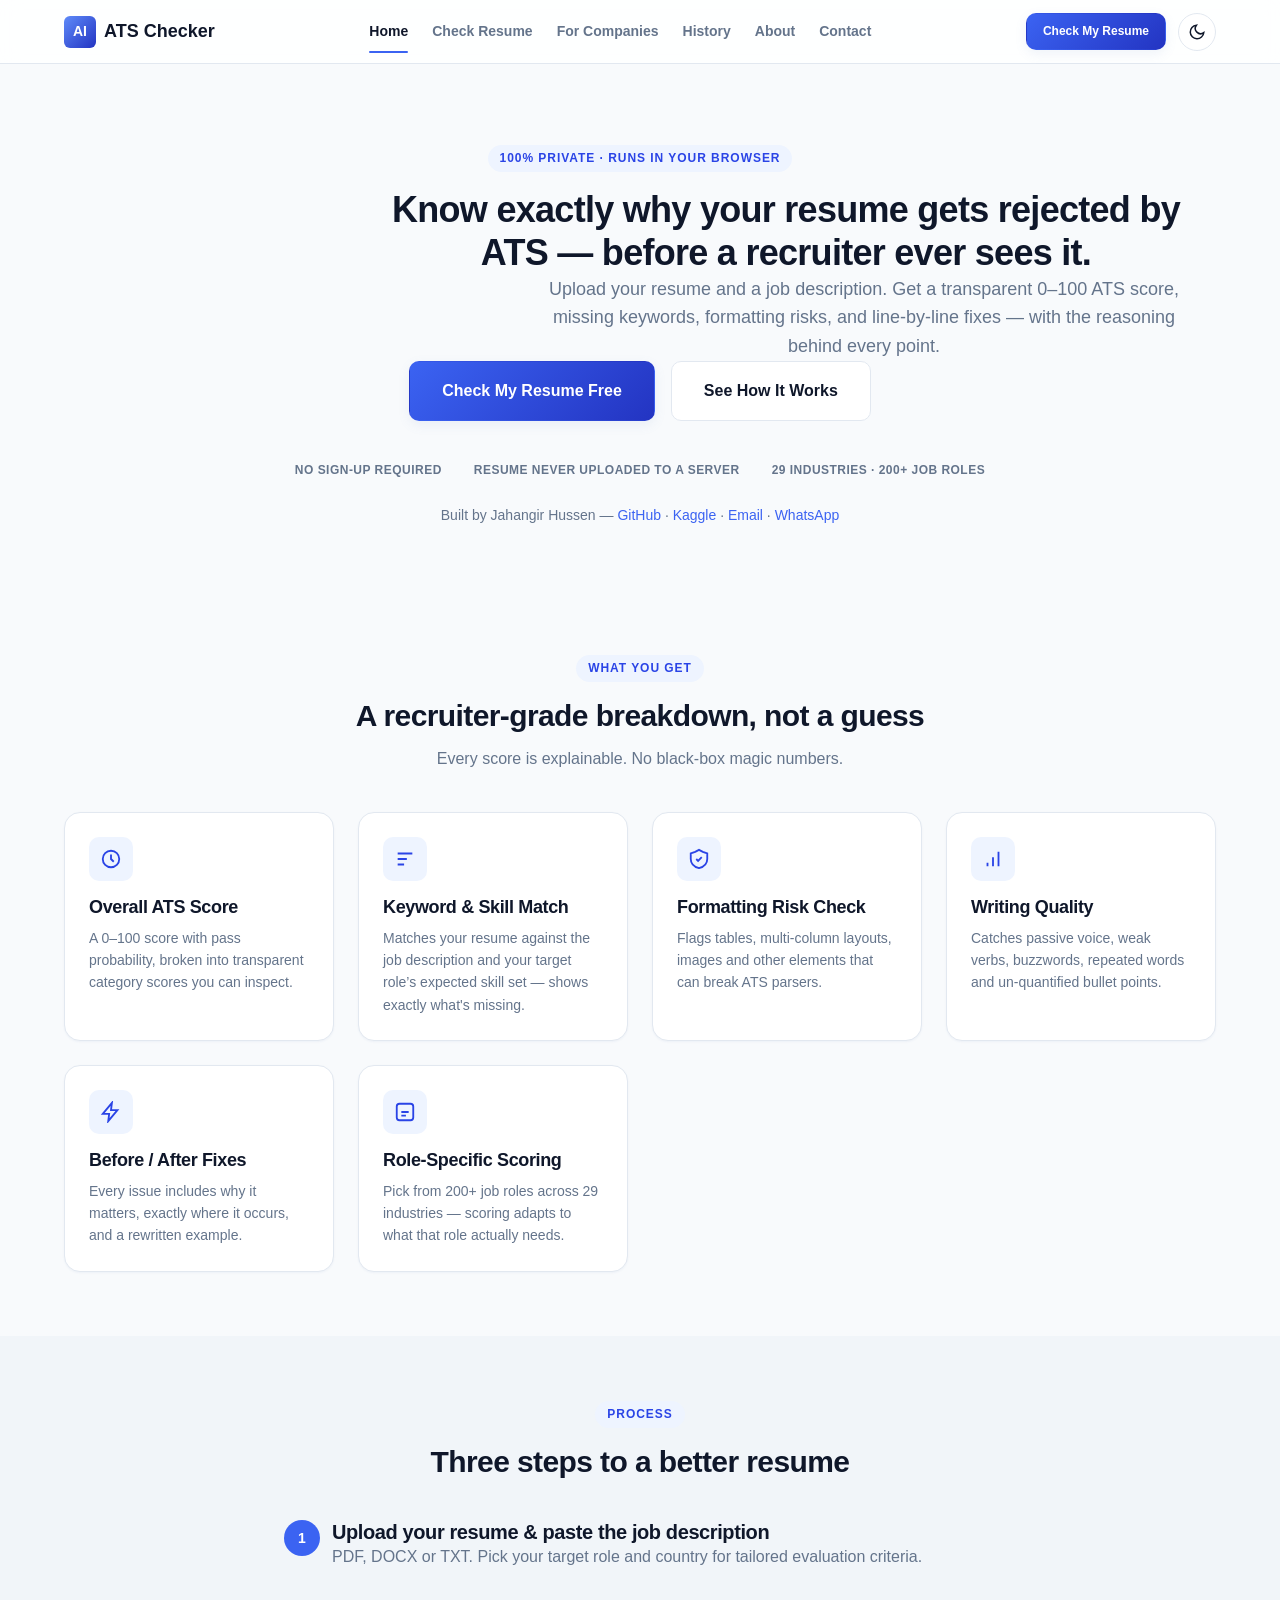
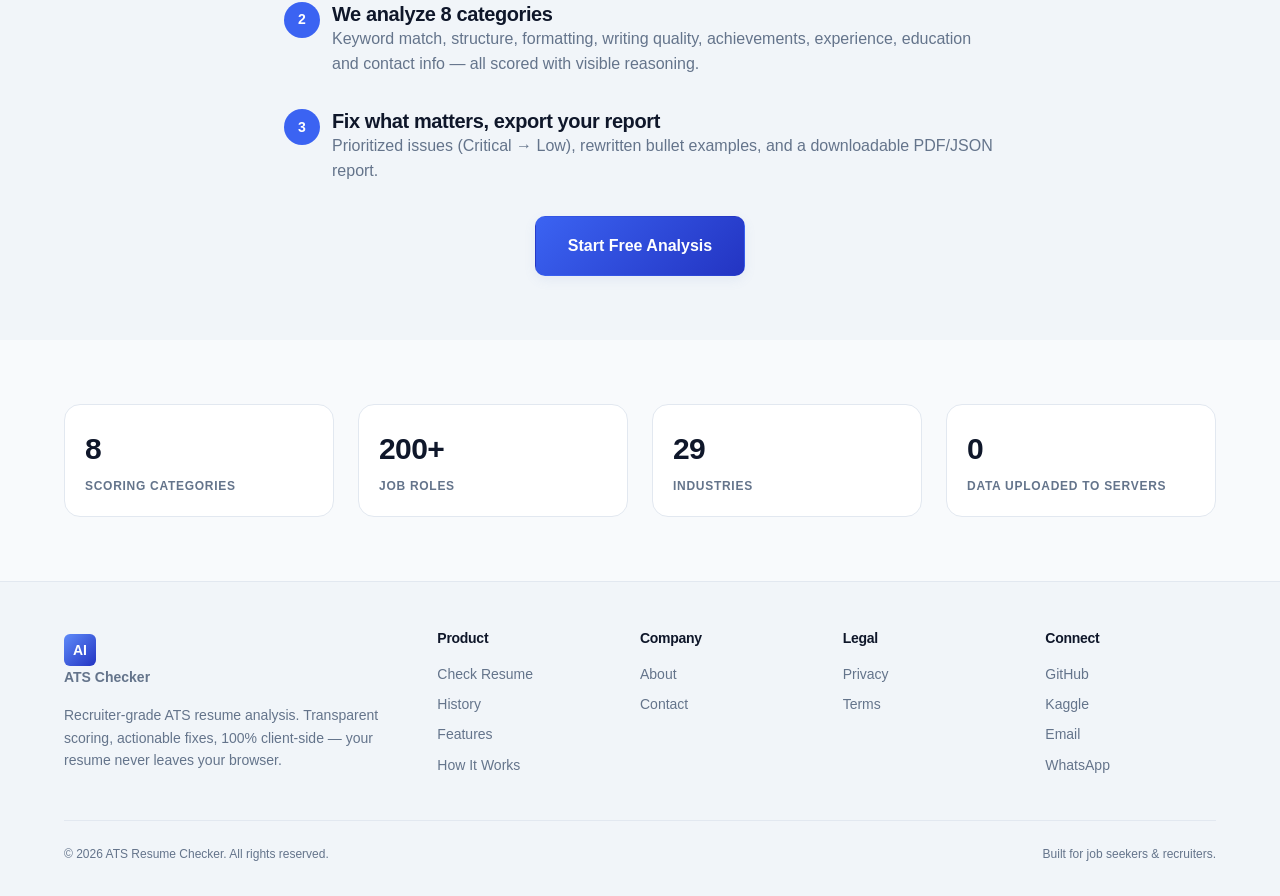
<file: index.html>
<!doctype html>
<html lang="en">
<head>
<meta charset="UTF-8">
<meta name="viewport" content="width=device-width, initial-scale=1.0">
<title>ATS Resume Checker &mdash; Recruiter-Grade Resume Analysis</title>
<meta name="description" content="Upload your resume, paste a job description, and get a transparent, explainable ATS score with actionable fixes. 100% client-side &mdash; your data never leaves your browser.">
<link rel="icon" href="data:image/svg+xml,<svg xmlns=%22http://www.w3.org/2000/svg%22 viewBox=%220 0 100 100%22><text y=%22.9em%22 font-size=%2290%22>%F0%9F%93%84</text></svg>">
<link rel="stylesheet" href="assets/css/variables.css">
<link rel="stylesheet" href="assets/css/style.css">
<link rel="stylesheet" href="assets/css/components.css">
<link rel="stylesheet" href="assets/css/animations.css">
<link rel="stylesheet" href="assets/css/responsive.css">
<link rel="stylesheet" href="assets/css/print.css">
</head>
<body data-page="home">
<a href="#main" class="skip-link">Skip to content</a>
<div id="navbar-root"></div>

<main id="main">

  <section class="hero container">
    <div class="eyebrow animate-fade-up">100% Private &middot; Runs In Your Browser</div>
    <h1 class="animate-fade-up stagger-1">Know exactly why your resume gets rejected by ATS &mdash; before a recruiter ever sees it.</h1>
    <p class="lead animate-fade-up stagger-2">Upload your resume and a job description. Get a transparent 0&ndash;100 ATS score, missing keywords, formatting risks, and line-by-line fixes &mdash; with the reasoning behind every point.</p>
    <div class="hero-cta animate-fade-up stagger-3">
      <a href="pages/upload.html" class="btn btn-primary btn-lg">Check My Resume Free</a>
      <a href="#how-it-works" class="btn btn-secondary btn-lg">See How It Works</a>
    </div>
    <div class="trust-row animate-fade-up stagger-4">
      <span>No sign-up required</span>
      <span>Resume never uploaded to a server</span>
      <span>29 industries &middot; 200+ job roles</span>
    </div>
    <p class="animate-fade-up stagger-4" style="margin-top:var(--space-6);font-size:var(--fs-sm)">
      Built by Jahangir Hussen &mdash;
      <a href="https://github.com/Jahangirhussen/" target="_blank" rel="noopener" style="color:var(--brand-500)">GitHub</a> &middot;
      <a href="https://www.kaggle.com/Jahangirhussen" target="_blank" rel="noopener" style="color:var(--brand-500)">Kaggle</a> &middot;
      <a href="mailto:jahangirhussen.programmer@gmail.com" style="color:var(--brand-500)">Email</a> &middot;
      <a href="https://wa.me/8801849620018" target="_blank" rel="noopener" style="color:var(--brand-500)">WhatsApp</a>
    </p>
  </section>

  <section class="section" id="features">
    <div class="container">
      <div class="section-head">
        <div class="eyebrow">What You Get</div>
        <h2>A recruiter-grade breakdown, not a guess</h2>
        <p>Every score is explainable. No black-box magic numbers.</p>
      </div>
      <div class="grid" style="grid-template-columns:repeat(auto-fit,minmax(260px,1fr))">
        <div class="card card-hover feature-card">
          <div class="icon-badge">
            <svg width="22" height="22" viewBox="0 0 24 24" fill="none" stroke="currentColor" stroke-width="2"><circle cx="12" cy="12" r="9"/><path d="M12 7v5l3 3"/></svg>
          </div>
          <h3>Overall ATS Score</h3>
          <p>A 0&ndash;100 score with pass probability, broken into transparent category scores you can inspect.</p>
        </div>
        <div class="card card-hover feature-card">
          <div class="icon-badge">
            <svg width="22" height="22" viewBox="0 0 24 24" fill="none" stroke="currentColor" stroke-width="2"><path d="M4 6h16M4 12h10M4 18h7"/></svg>
          </div>
          <h3>Keyword &amp; Skill Match</h3>
          <p>Matches your resume against the job description and your target role&rsquo;s expected skill set &mdash; shows exactly what's missing.</p>
        </div>
        <div class="card card-hover feature-card">
          <div class="icon-badge">
            <svg width="22" height="22" viewBox="0 0 24 24" fill="none" stroke="currentColor" stroke-width="2"><path d="M9 12l2 2 4-4M7.8 4.2 12 2l4.2 2.2L21 6v6c0 5-3.5 8.5-9 10-5.5-1.5-9-5-9-10V6z"/></svg>
          </div>
          <h3>Formatting Risk Check</h3>
          <p>Flags tables, multi-column layouts, images and other elements that can break ATS parsers.</p>
        </div>
        <div class="card card-hover feature-card">
          <div class="icon-badge">
            <svg width="22" height="22" viewBox="0 0 24 24" fill="none" stroke="currentColor" stroke-width="2"><path d="M12 20V10M18 20V4M6 20v-4"/></svg>
          </div>
          <h3>Writing Quality</h3>
          <p>Catches passive voice, weak verbs, buzzwords, repeated words and un-quantified bullet points.</p>
        </div>
        <div class="card card-hover feature-card">
          <div class="icon-badge">
            <svg width="22" height="22" viewBox="0 0 24 24" fill="none" stroke="currentColor" stroke-width="2"><path d="M13 2 3 14h7l-1 8 10-12h-7z"/></svg>
          </div>
          <h3>Before / After Fixes</h3>
          <p>Every issue includes why it matters, exactly where it occurs, and a rewritten example.</p>
        </div>
        <div class="card card-hover feature-card">
          <div class="icon-badge">
            <svg width="22" height="22" viewBox="0 0 24 24" fill="none" stroke="currentColor" stroke-width="2"><rect x="3" y="3" width="18" height="18" rx="3"/><path d="M8 12h8M8 16h5"/></svg>
          </div>
          <h3>Role-Specific Scoring</h3>
          <p>Pick from 200+ job roles across 29 industries &mdash; scoring adapts to what that role actually needs.</p>
        </div>
      </div>
    </div>
  </section>

  <section class="section" id="how-it-works" style="background:var(--surface-alt)">
    <div class="container" style="max-width:760px">
      <div class="section-head">
        <div class="eyebrow">Process</div>
        <h2>Three steps to a better resume</h2>
      </div>
      <div class="steps">
        <div class="step">
          <h3>Upload your resume &amp; paste the job description</h3>
          <p>PDF, DOCX or TXT. Pick your target role and country for tailored evaluation criteria.</p>
        </div>
        <div class="step">
          <h3>We analyze 8 categories</h3>
          <p>Keyword match, structure, formatting, writing quality, achievements, experience, education and contact info &mdash; all scored with visible reasoning.</p>
        </div>
        <div class="step">
          <h3>Fix what matters, export your report</h3>
          <p>Prioritized issues (Critical &rarr; Low), rewritten bullet examples, and a downloadable PDF/JSON report.</p>
        </div>
      </div>
      <div style="text-align:center;margin-top:var(--space-8)">
        <a href="pages/upload.html" class="btn btn-primary btn-lg">Start Free Analysis</a>
      </div>
    </div>
  </section>

  <section class="section">
    <div class="container">
      <div class="grid" style="grid-template-columns:repeat(auto-fit,minmax(180px,1fr))">
        <div class="stat-tile"><div class="stat-value">8</div><div class="stat-label">Scoring Categories</div></div>
        <div class="stat-tile"><div class="stat-value">200+</div><div class="stat-label">Job Roles</div></div>
        <div class="stat-tile"><div class="stat-value">29</div><div class="stat-label">Industries</div></div>
        <div class="stat-tile"><div class="stat-value">0</div><div class="stat-label">Data Uploaded To Servers</div></div>
      </div>
    </div>
  </section>

</main>

<div id="footer-root"></div>

<script src="assets/js/utils.js"></script>
<script src="assets/js/app.js"></script>
</body>
</html>
</file>
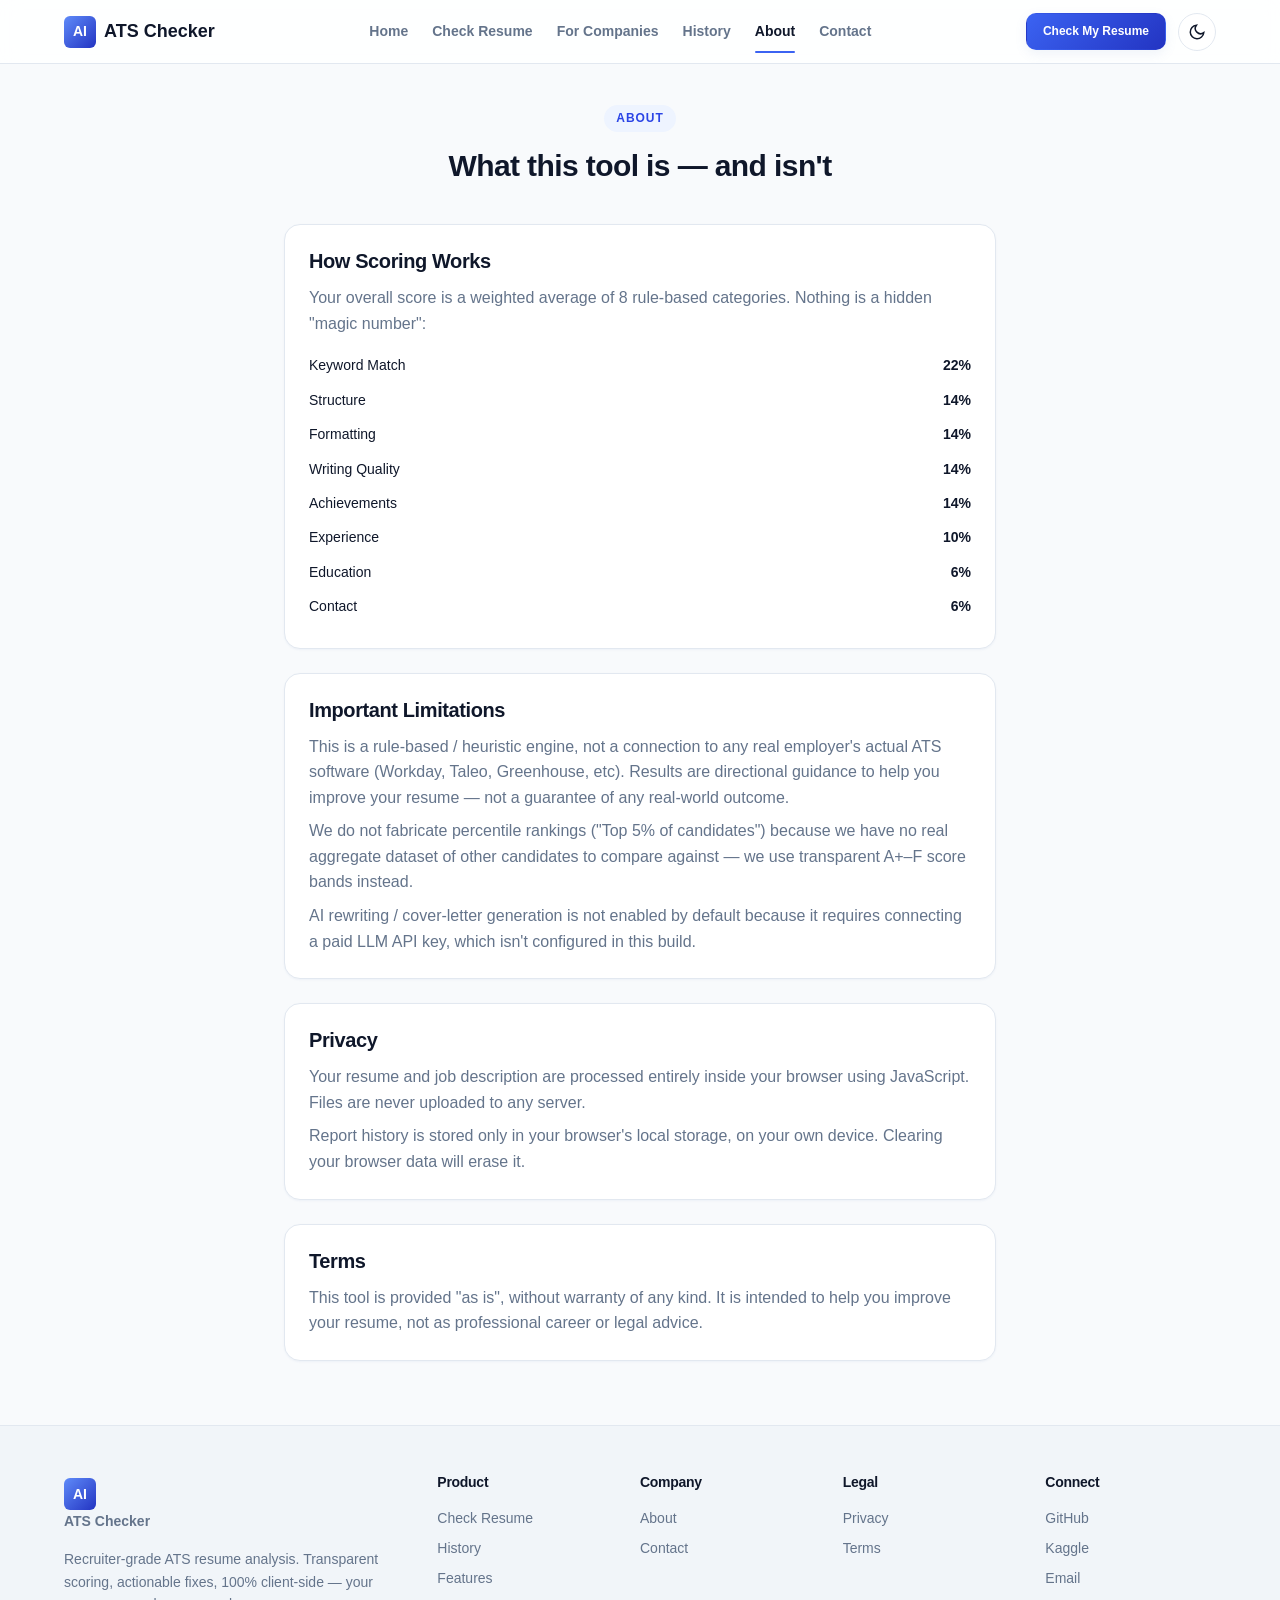
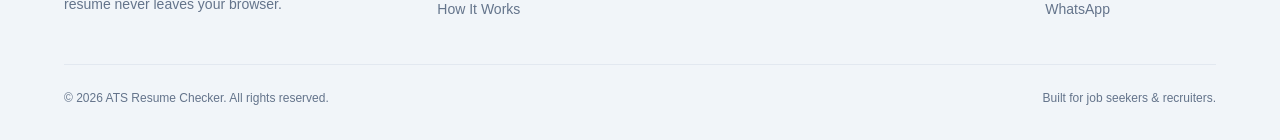
<file: pages/about.html>
<!doctype html>
<html lang="en">
<head>
<meta charset="UTF-8">
<meta name="viewport" content="width=device-width, initial-scale=1.0">
<title>About &amp; Privacy &mdash; ATS Resume Checker</title>
<link rel="icon" href="data:image/svg+xml,<svg xmlns=%22http://www.w3.org/2000/svg%22 viewBox=%220 0 100 100%22><text y=%22.9em%22 font-size=%2290%22>%F0%9F%93%84</text></svg>">
<link rel="stylesheet" href="../assets/css/variables.css">
<link rel="stylesheet" href="../assets/css/style.css">
<link rel="stylesheet" href="../assets/css/components.css">
<link rel="stylesheet" href="../assets/css/animations.css">
<link rel="stylesheet" href="../assets/css/responsive.css">
<link rel="stylesheet" href="../assets/css/print.css">
</head>
<body data-page="about">
<div id="navbar-root"></div>
<main class="container" style="padding-block:var(--space-10) var(--space-16);max-width:760px">
  <div class="section-head" style="margin-bottom:var(--space-10)">
    <div class="eyebrow">About</div>
    <h2>What this tool is &mdash; and isn't</h2>
  </div>

  <div class="card" style="margin-bottom:var(--space-6)">
    <h3 style="margin-bottom:var(--space-3)">How Scoring Works</h3>
    <p style="margin-bottom:var(--space-3)">Your overall score is a weighted average of 8 rule-based categories. Nothing is a hidden "magic number":</p>
    <div id="weights"></div>
  </div>

  <div class="card" style="margin-bottom:var(--space-6)">
    <h3 style="margin-bottom:var(--space-3)">Important Limitations</h3>
    <p style="margin-bottom:var(--space-2)">This is a rule-based / heuristic engine, not a connection to any real employer's actual ATS software (Workday, Taleo, Greenhouse, etc). Results are directional guidance to help you improve your resume &mdash; not a guarantee of any real-world outcome.</p>
    <p style="margin-bottom:var(--space-2)">We do not fabricate percentile rankings ("Top 5% of candidates") because we have no real aggregate dataset of other candidates to compare against &mdash; we use transparent A+&ndash;F score bands instead.</p>
    <p>AI rewriting / cover-letter generation is not enabled by default because it requires connecting a paid LLM API key, which isn't configured in this build.</p>
  </div>

  <div class="card" id="privacy" style="margin-bottom:var(--space-6)">
    <h3 style="margin-bottom:var(--space-3)">Privacy</h3>
    <p style="margin-bottom:var(--space-2)">Your resume and job description are processed entirely inside your browser using JavaScript. Files are never uploaded to any server.</p>
    <p>Report history is stored only in your browser's local storage, on your own device. Clearing your browser data will erase it.</p>
  </div>

  <div class="card" id="terms">
    <h3 style="margin-bottom:var(--space-3)">Terms</h3>
    <p>This tool is provided "as is", without warranty of any kind. It is intended to help you improve your resume, not as professional career or legal advice.</p>
  </div>
</main>
<div id="footer-root"></div>

<script src="../assets/js/data.js"></script>
<script src="../assets/js/utils.js"></script>
<script src="../assets/js/app.js"></script>
<script>
document.getElementById("weights").innerHTML = Object.entries(ATSData.atsRules.categoryWeights).map(([k, v]) =>
  `<div class="flex justify-between" style="padding-block:6px;font-size:var(--fs-sm)"><span>${k.replace(/([A-Z])/g, " $1").replace(/^./, c => c.toUpperCase())}</span><strong>${Math.round(v * 100)}%</strong></div>`
).join("");
</script>
</body>
</html>
</file>
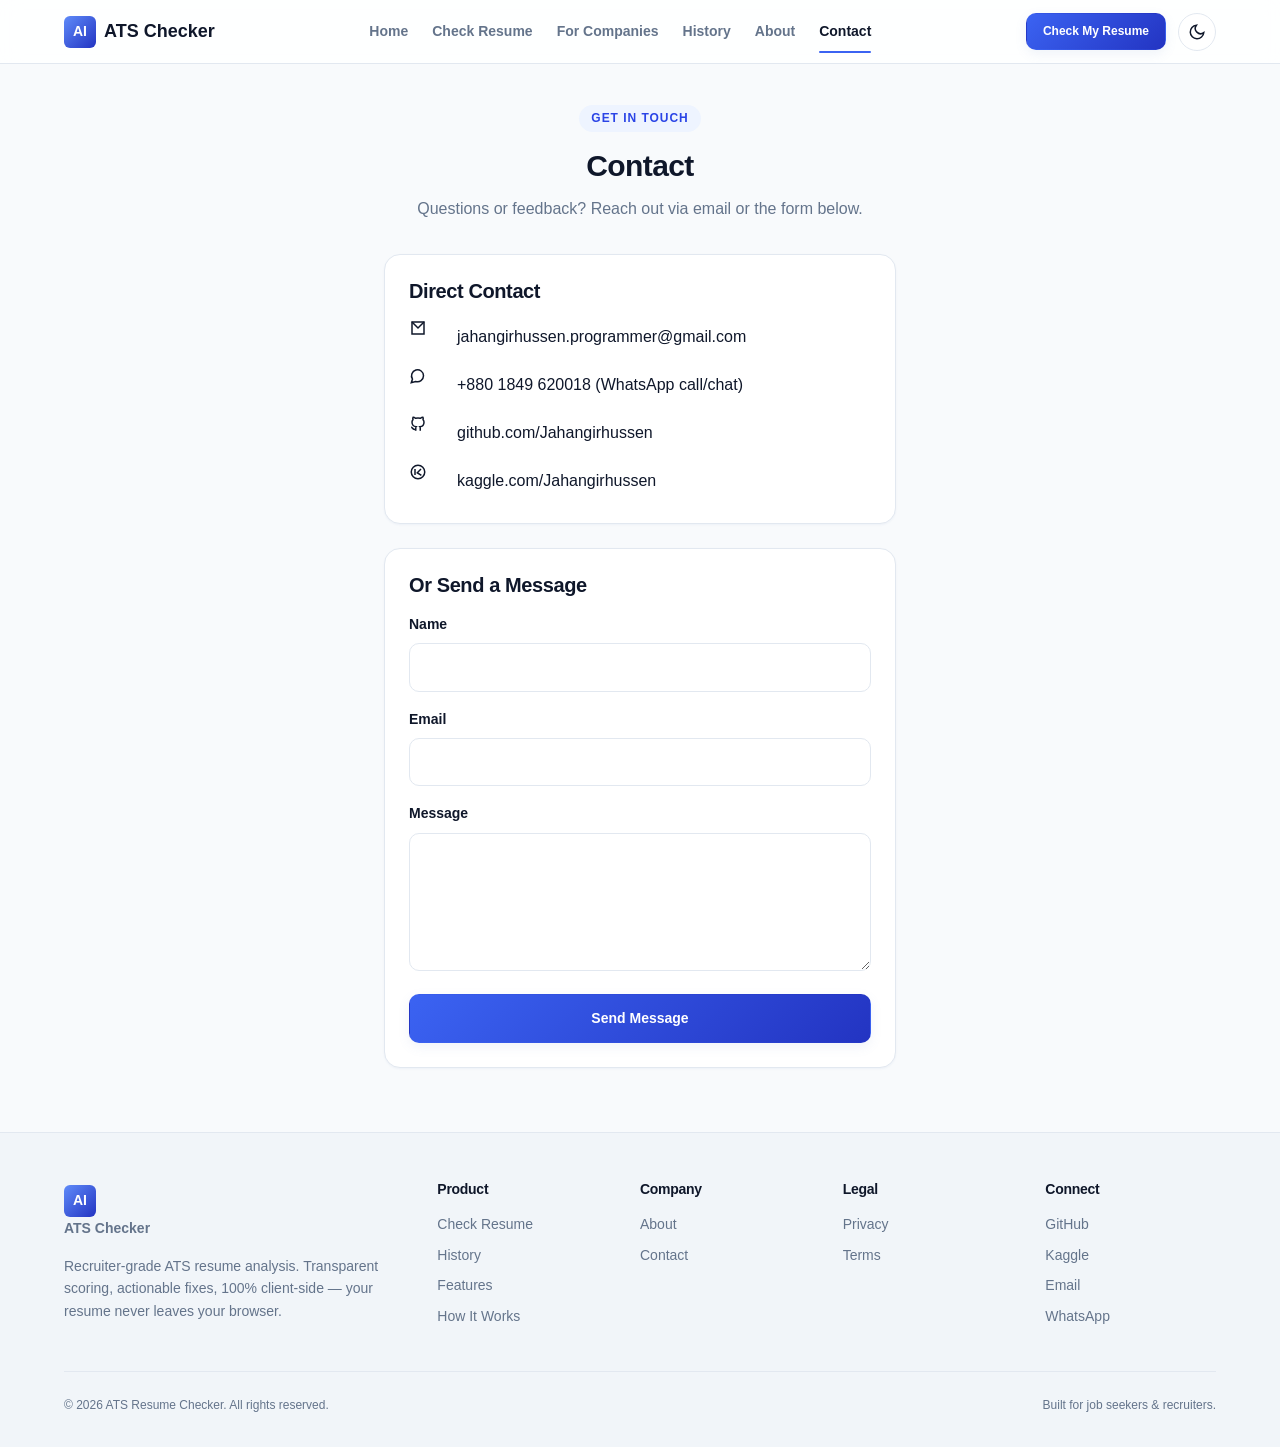
<file: pages/contact.html>
<!doctype html>
<html lang="en">
<head>
<meta charset="UTF-8">
<meta name="viewport" content="width=device-width, initial-scale=1.0">
<title>Contact &mdash; ATS Resume Checker</title>
<link rel="icon" href="data:image/svg+xml,<svg xmlns=%22http://www.w3.org/2000/svg%22 viewBox=%220 0 100 100%22><text y=%22.9em%22 font-size=%2290%22>%F0%9F%93%84</text></svg>">
<link rel="stylesheet" href="../assets/css/variables.css">
<link rel="stylesheet" href="../assets/css/style.css">
<link rel="stylesheet" href="../assets/css/components.css">
<link rel="stylesheet" href="../assets/css/animations.css">
<link rel="stylesheet" href="../assets/css/responsive.css">
<link rel="stylesheet" href="../assets/css/print.css">
</head>
<body data-page="contact">
<div id="navbar-root"></div>
<main class="container" style="padding-block:var(--space-10) var(--space-16);max-width:560px">
  <div class="section-head" style="margin-bottom:var(--space-8)">
    <div class="eyebrow">Get In Touch</div>
    <h2>Contact</h2>
    <p>Questions or feedback? Reach out via email or the form below.</p>
  </div>
  <div class="card" style="margin-bottom:var(--space-6)">
    <h3 style="margin-bottom:var(--space-4)">Direct Contact</h3>
    <div class="flex-col gap-3">
      <a href="mailto:jahangirhussen.programmer@gmail.com" class="flex items-center gap-3" style="color:var(--text)">
        <span class="icon-badge" style="width:36px;height:36px;flex-shrink:0">
          <svg width="18" height="18" viewBox="0 0 24 24" fill="none" stroke="currentColor" stroke-width="2"><path d="M4 4h16v16H4z"/><path d="m4 4 8 8 8-8"/></svg>
        </span>
        <span>jahangirhussen.programmer@gmail.com</span>
      </a>
      <a href="https://wa.me/8801849620018" target="_blank" rel="noopener" class="flex items-center gap-3" style="color:var(--text)">
        <span class="icon-badge" style="width:36px;height:36px;flex-shrink:0">
          <svg width="18" height="18" viewBox="0 0 24 24" fill="none" stroke="currentColor" stroke-width="2"><path d="M3 21l1.65-4.95A8 8 0 1 1 8.9 19.3z"/></svg>
        </span>
        <span>+880 1849 620018 (WhatsApp call/chat)</span>
      </a>
      <a href="https://github.com/Jahangirhussen/" target="_blank" rel="noopener" class="flex items-center gap-3" style="color:var(--text)">
        <span class="icon-badge" style="width:36px;height:36px;flex-shrink:0">
          <svg width="18" height="18" viewBox="0 0 24 24" fill="none" stroke="currentColor" stroke-width="2"><path d="M9 19c-4.3 1.4-4.3-2.5-6-3m12 5v-3.5c0-1 .1-1.4-.5-2 2.8-.3 5.5-1.4 5.5-6a4.6 4.6 0 0 0-1.3-3.2 4.2 4.2 0 0 0-.1-3.2s-1.1-.3-3.5 1.3a12.3 12.3 0 0 0-6.2 0C6.5 2.8 5.4 3.1 5.4 3.1a4.2 4.2 0 0 0-.1 3.2A4.6 4.6 0 0 0 4 9.5c0 4.6 2.7 5.7 5.5 6-.6.6-.6 1.2-.5 2V21"/></svg>
        </span>
        <span>github.com/Jahangirhussen</span>
      </a>
      <a href="https://www.kaggle.com/Jahangirhussen" target="_blank" rel="noopener" class="flex items-center gap-3" style="color:var(--text)">
        <span class="icon-badge" style="width:36px;height:36px;flex-shrink:0">
          <svg width="18" height="18" viewBox="0 0 24 24" fill="none" stroke="currentColor" stroke-width="2"><circle cx="12" cy="12" r="9"/><path d="M8 8v8m8-8-5 5 5.5 3.5M8 12h.01"/></svg>
        </span>
        <span>kaggle.com/Jahangirhussen</span>
      </a>
    </div>
  </div>

  <div class="card">
    <h3 style="margin-bottom:var(--space-4)">Or Send a Message</h3>
    <form id="contact-form" class="flex-col gap-4">
      <div class="field"><label for="c-name">Name</label><input type="text" id="c-name" required></div>
      <div class="field"><label for="c-email">Email</label><input type="email" id="c-email" required></div>
      <div class="field"><label for="c-msg">Message</label><textarea id="c-msg" rows="5" required></textarea></div>
      <button type="submit" class="btn btn-primary btn-block">Send Message</button>
    </form>
  </div>
</main>
<div id="footer-root"></div>

<script src="../assets/js/data.js"></script>
<script src="../assets/js/utils.js"></script>
<script src="../assets/js/app.js"></script>
<script>
document.getElementById("contact-form").addEventListener("submit", (e) => {
  e.preventDefault();
  const name = document.getElementById("c-name").value;
  const email = document.getElementById("c-email").value;
  const msg = document.getElementById("c-msg").value;
  const subject = encodeURIComponent(`ATS Resume Checker — message from ${name}`);
  const body = encodeURIComponent(`${msg}\n\nFrom: ${name} (${email})`);
  window.location.href = `mailto:jahangirhussen.programmer@gmail.com?subject=${subject}&body=${body}`;
  Utils.toast("Opening your email app to send this message...");
  e.target.reset();
});
</script>
</body>
</html>
</file>
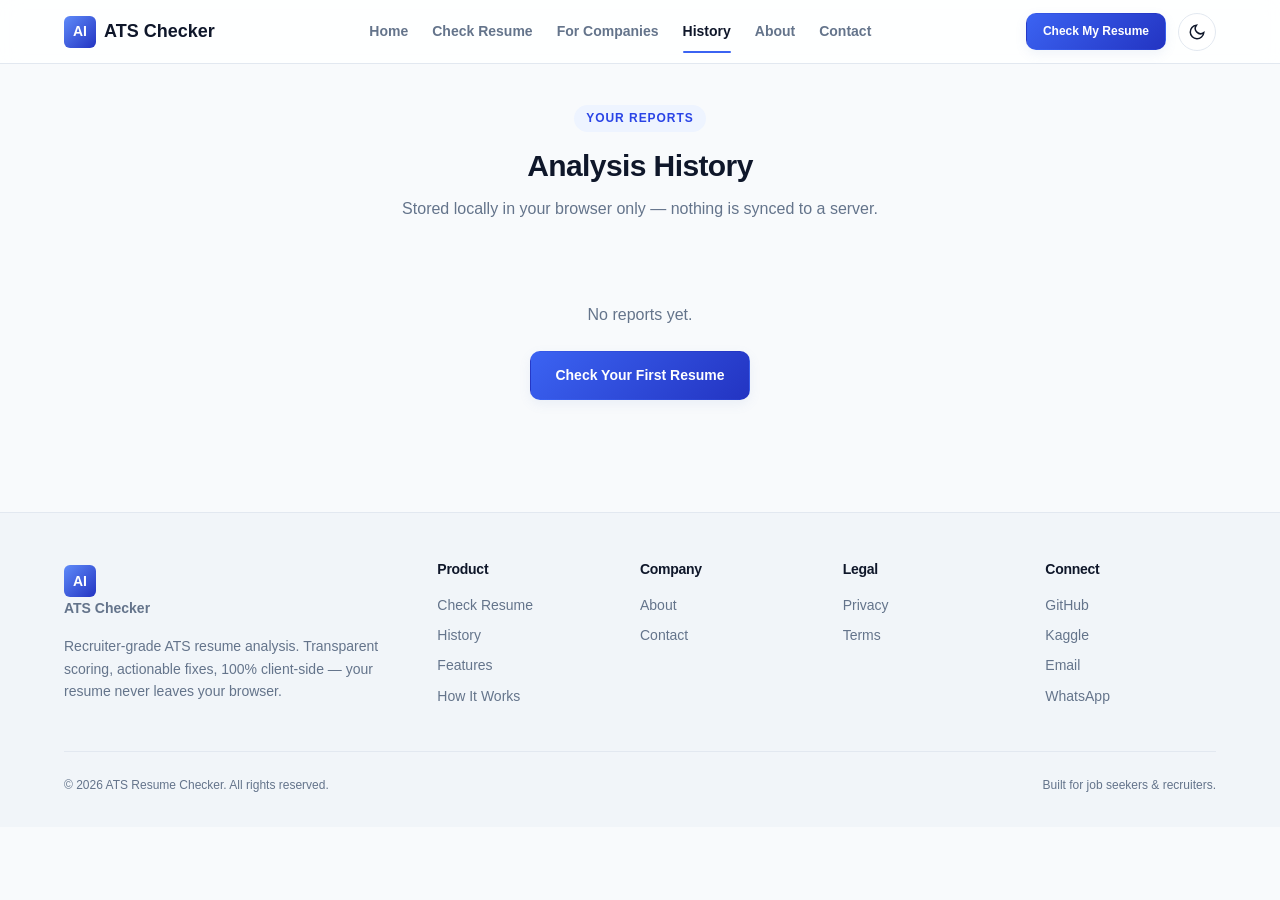
<file: pages/history.html>
<!doctype html>
<html lang="en">
<head>
<meta charset="UTF-8">
<meta name="viewport" content="width=device-width, initial-scale=1.0">
<title>History &mdash; ATS Resume Checker</title>
<link rel="icon" href="data:image/svg+xml,<svg xmlns=%22http://www.w3.org/2000/svg%22 viewBox=%220 0 100 100%22><text y=%22.9em%22 font-size=%2290%22>%F0%9F%93%84</text></svg>">
<link rel="stylesheet" href="../assets/css/variables.css">
<link rel="stylesheet" href="../assets/css/style.css">
<link rel="stylesheet" href="../assets/css/components.css">
<link rel="stylesheet" href="../assets/css/animations.css">
<link rel="stylesheet" href="../assets/css/responsive.css">
<link rel="stylesheet" href="../assets/css/print.css">
</head>
<body data-page="history">
<div id="navbar-root"></div>
<main class="container" style="padding-block:var(--space-10) var(--space-16);max-width:760px">
  <div class="section-head" style="margin-bottom:var(--space-8)">
    <div class="eyebrow">Your Reports</div>
    <h2>Analysis History</h2>
    <p>Stored locally in your browser only &mdash; nothing is synced to a server.</p>
  </div>
  <div id="list"></div>
  <div id="empty" style="display:none;text-align:center;padding-block:var(--space-12)">
    <p class="text-muted" style="margin-bottom:var(--space-6)">No reports yet.</p>
    <a href="upload.html" class="btn btn-primary">Check Your First Resume</a>
  </div>
</main>
<div id="footer-root"></div>

<script src="../assets/js/data.js"></script>
<script src="../assets/js/utils.js"></script>
<script src="../assets/js/storage.js"></script>
<script src="../assets/js/app.js"></script>
<script>
function renderHistory() {
  const list = Storage.getHistory();
  const root = document.getElementById("list");
  const empty = document.getElementById("empty");
  if (!list.length) { root.innerHTML = ""; empty.style.display = "block"; return; }
  empty.style.display = "none";
  root.innerHTML = list.map((r) => `
    <div class="history-item">
      <div class="history-score" style="background:${Utils.scoreColor(r.overallScore)}">${r.grade}</div>
      <div class="history-meta">
        <div class="h-title">${Utils.escapeHtml(r.fileName)} &mdash; ${r.overallScore}/100</div>
        <div class="h-sub">${Utils.escapeHtml(r.role)} &middot; ${Utils.formatDate(r.createdAt)}</div>
      </div>
      <div class="history-actions">
        <a href="report.html?id=${r.id}" class="btn btn-secondary btn-sm">View</a>
        <button class="btn btn-ghost btn-sm" data-del="${r.id}">Delete</button>
      </div>
    </div>`).join("");
  Utils.qsa("[data-del]").forEach((btn) => btn.addEventListener("click", () => {
    Storage.deleteFromHistory(btn.dataset.del);
    renderHistory();
  }));
}
document.addEventListener("DOMContentLoaded", renderHistory);
</script>
</body>
</html>
</file>
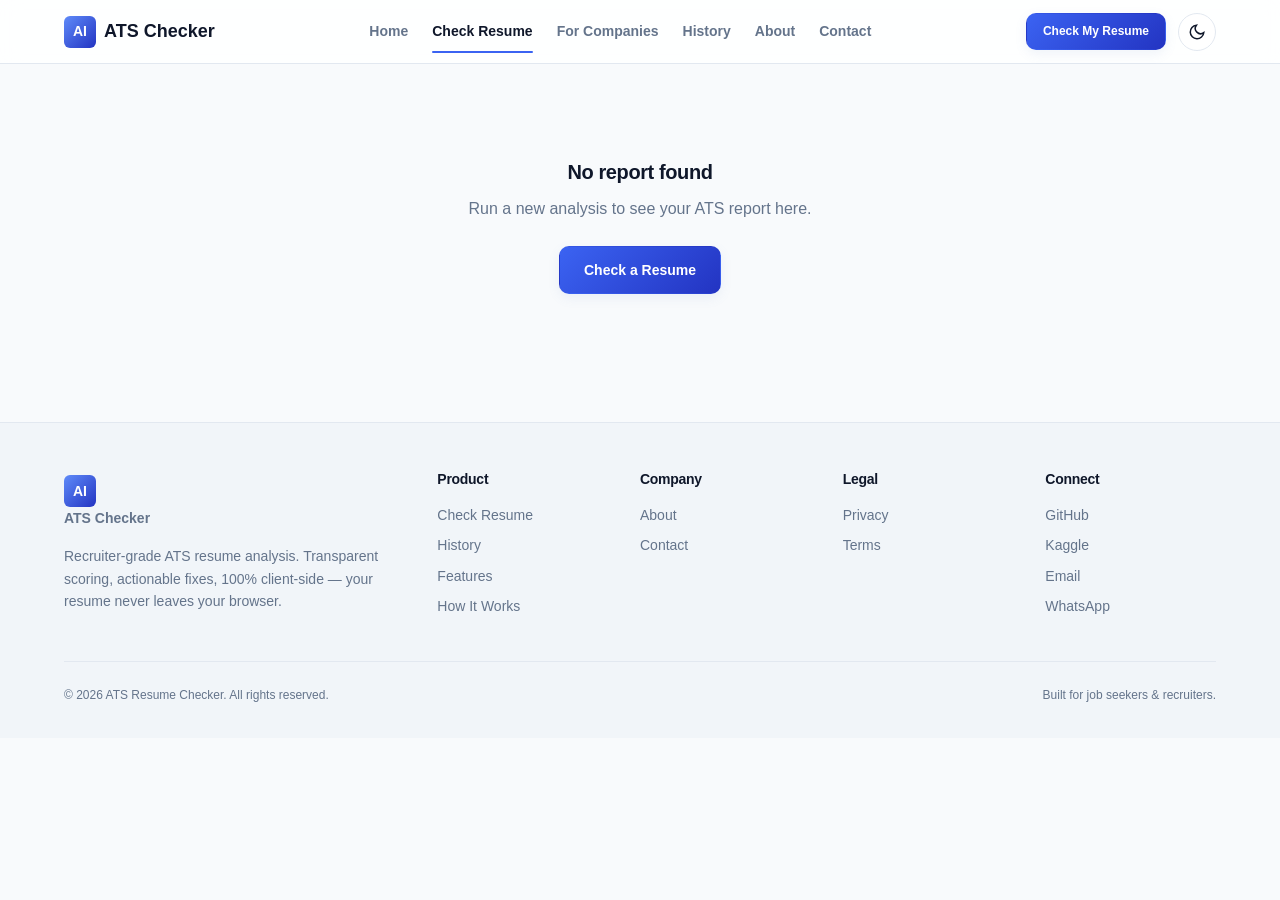
<file: pages/report.html>
<!doctype html>
<html lang="en">
<head>
<meta charset="UTF-8">
<meta name="viewport" content="width=device-width, initial-scale=1.0">
<title>ATS Report &mdash; ATS Resume Checker</title>
<link rel="icon" href="data:image/svg+xml,<svg xmlns=%22http://www.w3.org/2000/svg%22 viewBox=%220 0 100 100%22><text y=%22.9em%22 font-size=%2290%22>%F0%9F%93%84</text></svg>">
<link rel="stylesheet" href="../assets/css/variables.css">
<link rel="stylesheet" href="../assets/css/style.css">
<link rel="stylesheet" href="../assets/css/components.css">
<link rel="stylesheet" href="../assets/css/animations.css">
<link rel="stylesheet" href="../assets/css/responsive.css">
<link rel="stylesheet" href="../assets/css/print.css">
</head>
<body data-page="upload">
<div id="navbar-root" class="no-print"></div>

<main class="container" style="padding-block:var(--space-8) var(--space-16)">
  <div id="empty-state" style="display:none;text-align:center;padding-block:var(--space-16)">
    <h3>No report found</h3>
    <p class="text-muted" style="margin-block:var(--space-3) var(--space-6)">Run a new analysis to see your ATS report here.</p>
    <a href="upload.html" class="btn btn-primary">Check a Resume</a>
  </div>

  <div id="report-root" style="display:none">
    <div id="exec-header"></div>
    <div class="card animate-fade-up" style="margin-top:var(--space-8)">
      <h3 style="margin-bottom:var(--space-4)">Category Breakdown</h3>
      <div id="category-breakdown"></div>
    </div>
    <div class="card animate-fade-up" style="margin-top:var(--space-6)">
      <h3 style="margin-bottom:var(--space-2)">Section Weight Analysis</h3>
      <p class="text-muted" style="font-size:var(--fs-sm);margin-bottom:var(--space-4)">How each category is weighted into your overall score &mdash; no hidden math.</p>
      <div id="section-weights"></div>
    </div>
    <div class="card animate-fade-up" style="margin-top:var(--space-6)">
      <h3 style="margin-bottom:var(--space-4)">Strengths</h3>
      <div id="strengths"></div>
    </div>
    <div class="card animate-fade-up" style="margin-top:var(--space-6)">
      <h3 style="margin-bottom:var(--space-2)">Keyword Match</h3>
      <div id="keyword-match"></div>
    </div>
    <div style="margin-top:var(--space-8)">
      <h3 style="margin-bottom:var(--space-4)">Priority Fixes</h3>
      <div class="tabs no-print" id="issue-tabs">
        <div class="tab active" data-filter="all">All</div>
        <div class="tab" data-filter="critical">Critical</div>
        <div class="tab" data-filter="high">High</div>
        <div class="tab" data-filter="medium">Medium</div>
        <div class="tab" data-filter="low">Low</div>
      </div>
      <div id="issues"></div>
    </div>
    <div class="card animate-fade-up" style="margin-top:var(--space-6)">
      <h3 style="margin-bottom:var(--space-4)">Improvement Roadmap</h3>
      <div id="roadmap"></div>
    </div>
  </div>
</main>

<div id="footer-root" class="no-print"></div>

<script src="../assets/js/data.js"></script>
<script src="../assets/js/utils.js"></script>
<script src="../assets/js/validator.js"></script>
<script src="../assets/js/storage.js"></script>
<script src="../assets/js/ats-checker.js"></script>
<script src="../assets/js/charts.js"></script>
<script src="../assets/js/export.js"></script>
<script src="../assets/js/app.js"></script>

<script>
const CAT_LABELS = { keywordMatch: "Keyword Match", structure: "Section Structure", formatting: "Formatting", writingQuality: "Writing Quality", achievements: "Achievements", experience: "Experience", education: "Education", contact: "Contact Info" };
const HEALTH_BADGE = { Green: "badge-good", Yellow: "badge-medium", Red: "badge-critical" };

let currentReport = null;

function renderExecHeader(r) {
  document.getElementById("exec-header").innerHTML = `
    <div class="card animate-fade-up">
      <div class="flex justify-between items-center" style="flex-wrap:wrap;gap:var(--space-4);margin-bottom:var(--space-6)">
        <div>
          <div class="eyebrow">ATS Report</div>
          <h2 style="margin-bottom:4px">${Utils.escapeHtml(r.fileName)}</h2>
          <p class="text-muted" style="font-size:var(--fs-sm)">Target role: <strong>${Utils.escapeHtml(r.role)}</strong>${r.seniority ? " &middot; " + r.seniority : ""}${r.country ? " &middot; " + r.country : ""}</p>
        </div>
        <div class="flex-col gap-2 no-print" style="align-items:flex-end">
          <div class="flex gap-2">
            <input type="text" id="brand-name" placeholder="Prepared by (optional)" style="border:1px solid var(--border);border-radius:var(--radius-md);padding:6px 10px;font-size:var(--fs-xs);background:var(--surface);color:var(--text);width:180px">
            <button class="btn btn-primary btn-sm" id="btn-pdf-premium">Download Premium PDF Report</button>
          </div>
          <div class="flex gap-2">
            <button class="btn btn-secondary btn-sm" id="btn-pdf">Quick Print</button>
            <button class="btn btn-secondary btn-sm" id="btn-json">Download JSON</button>
            <button class="btn btn-secondary btn-sm" id="btn-copy">Copy Summary</button>
            <a href="upload.html" class="btn btn-primary btn-sm">New Analysis</a>
          </div>
        </div>
      </div>
      <div class="grid" style="grid-template-columns:auto 1fr;gap:var(--space-10);align-items:center">
        ${Charts.gauge(r.overallScore)}
        <div class="flex-col gap-3">
          <div class="flex gap-2" style="flex-wrap:wrap">
            <span class="badge" style="background:${r.gradeColor};color:#fff">Grade ${r.grade} &middot; ${r.gradeLabel}</span>
            <span class="badge ${HEALTH_BADGE[r.health]}">Resume Health: ${r.health}</span>
            <span class="badge badge-low">${r.atsProfile}</span>
          </div>
          <div class="stat-tile" style="max-width:420px">
            <div class="stat-value">${r.passProbability}%</div>
            <div class="stat-label">Estimated ATS Pass Probability</div>
            <p class="text-muted" style="font-size:var(--fs-xs);margin-top:var(--space-2)">Formula: 60% overall score + 40% keyword match. A transparent estimate, not a guarantee of any real employer's ATS outcome.</p>
          </div>
          <p class="text-muted" style="font-size:var(--fs-xs)">${Utils.escapeHtml(r.atsProfileNote)}</p>
        </div>
      </div>
    </div>`;
  document.getElementById("btn-pdf").addEventListener("click", Exporter.printReport);
  document.getElementById("btn-json").addEventListener("click", () => Exporter.downloadJSON(r));
  document.getElementById("btn-copy").addEventListener("click", () => Exporter.copyShareSummary(r));
  document.getElementById("btn-pdf-premium").addEventListener("click", () => downloadPremiumPDF(r));
}

function recruiterSummary(r) {
  const critical = r.issues.filter((i) => i.severity === "critical").length;
  const high = r.issues.filter((i) => i.severity === "high").length;
  const topCat = r.roadmap.items[0] ? (CAT_LABELS[r.roadmap.items[0].cat] || r.roadmap.items[0].cat) : null;
  const action = r.health === "Green" ? "This resume is in strong shape and ready for recruiter review." :
    r.health === "Yellow" ? "This resume needs targeted revisions before it's fully interview-ready." :
    "This resume needs significant revisions before submission — several critical issues would likely cause automatic rejection by ATS filters.";
  return `This candidate's resume scored ${r.overallScore}/100 (Grade ${r.grade} &mdash; ${r.gradeLabel}) for the ${Utils.escapeHtml(r.role)} role. ` +
    `${r.strengths.length ? "Key strengths: " + r.strengths.slice(0, 2).map(Utils.escapeHtml).join(" and ") + ". " : ""}` +
    `${critical + high > 0 ? `${critical} critical and ${high} high-priority issue(s) were flagged` + (topCat ? `, primarily around ${topCat}` : "") + ". " : "No critical or high-priority issues were flagged. "}` +
    `${action}`;
}

function reportPageChrome(idx, total, title, brand, body) {
  return `<section class="report-page">
    <div class="report-header"><span>ATS Resume Analysis Report</span><span>${Utils.escapeHtml(title)}</span></div>
    <div class="report-body">${body}</div>
    <div class="report-footer"><span>${brand ? "Prepared by " + Utils.escapeHtml(brand) : "ATS Resume Checker"}</span><span>Page ${idx} of ${total}</span></div>
  </section>`;
}

function downloadPremiumPDF(r) {
  const esc = Utils.escapeHtml;
  const brand = document.getElementById("brand-name").value.trim();
  const base = new URL(".", location.href).href;
  const date = new Date(r.createdAt).toLocaleDateString(undefined, { year: "numeric", month: "long", day: "numeric" });

  const cover = `
    <div style="text-align:center;padding-top:60mm">
      <div class="eyebrow">ATS Resume Analysis Report</div>
      <h1 style="font-size:32px;margin:16px 0 8px">${esc(r.fileName)}</h1>
      <p style="color:#555;font-size:14px">${esc(r.role)} &middot; ${r.seniority || "Seniority not specified"} &middot; ${r.country || "Country not specified"}</p>
      <p style="color:#888;font-size:12px;margin-top:4px">Analysis Date: ${date}</p>
      <div style="margin:36px 0">${Charts.gauge(r.overallScore)}</div>
      <p style="font-size:20px;font-weight:800;color:${r.gradeColor}">Grade ${r.grade} &mdash; ${esc(r.gradeLabel)}</p>
      <p style="color:#555;font-size:13px;margin-top:8px">Estimated ATS Pass Probability: <strong>${r.passProbability}%</strong></p>
      ${brand ? `<p style="margin-top:40px;color:#888;font-size:12px">Prepared by ${esc(brand)}</p>` : ""}
    </div>`;

  const toc = `<h2>Table of Contents</h2><ol style="line-height:2">
    <li><a href="#p-summary">Executive Summary</a></li>
    <li><a href="#p-categories">Category Breakdown</a></li>
    <li><a href="#p-roadmap">Priority Roadmap</a></li>
    <li><a href="#p-flagged">Flagged Issues &amp; Fixes</a></li>
    <li><a href="#p-notes">Recruiter Notes</a></li>
  </ol>`;

  const critical = r.issues.filter((i) => i.severity === "critical").length;
  const high = r.issues.filter((i) => i.severity === "high").length;
  const summary = `<div id="p-summary">
    <h2>Executive Summary</h2>
    <div class="grid" style="grid-template-columns:repeat(4,1fr);gap:12px;margin:16px 0">
      <div class="stat-tile"><div class="stat-value">${r.overallScore}</div><div class="stat-label">ATS Score</div></div>
      <div class="stat-tile"><div class="stat-value">${r.grade}</div><div class="stat-label">Resume Grade</div></div>
      <div class="stat-tile"><div class="stat-value">${r.health}</div><div class="stat-label">Resume Health</div></div>
      <div class="stat-tile"><div class="stat-value">${r.passProbability}%</div><div class="stat-label">Pass Probability</div></div>
    </div>
    <div style="text-align:center;margin:24px 0">${Charts.radar(r.categoryScores, CAT_LABELS)}</div>
    <h3>Strengths</h3>
    <ul>${r.strengths.map((s) => `<li>${esc(s)}</li>`).join("")}</ul>
    <p style="color:#555;font-size:13px">${critical} critical &middot; ${high} high &middot; ${r.issues.length} total issues flagged.</p>
  </div>`;

  const categories = `<div id="p-categories"><h2>Category Breakdown</h2>` +
    Object.entries(r.categoryScores).map(([k, v]) => {
      const catIssues = r.issues.filter((i) => i.category === k).slice(0, 3);
      return `<div style="margin-bottom:20px;padding-bottom:16px;border-bottom:1px solid #eee">
        <div class="flex justify-between items-center"><strong>${CAT_LABELS[k]}</strong><span style="color:${Utils.scoreColor(v)};font-weight:800">${v}/100</span></div>
        <div class="progress" style="margin:8px 0"><div class="progress-fill" style="width:${v}%;background:${Utils.scoreColor(v)}"></div></div>
        ${catIssues.length ? `<ul style="font-size:12px;color:#555">${catIssues.map((i) => `<li>${esc(i.title)} &mdash; ${esc(i.why)}</li>`).join("")}</ul>` : `<p style="font-size:12px;color:#555">No issues flagged in this category.</p>`}
      </div>`;
    }).join("") + `</div>`;

  const roadmap = `<div id="p-roadmap"><h2>Priority Roadmap</h2>
    <p style="color:#555;font-size:13px;margin-bottom:12px">Highest-impact categories to fix first, ranked by weight &times; deficiency:</p>
    <ol style="line-height:1.9">${r.roadmap.items.map((it) => `<li><strong>${CAT_LABELS[it.cat]}</strong> &mdash; currently ${it.score}/100 (weight ${Math.round(it.weight * 100)}%)</li>`).join("") || "<li>Categories are well balanced &mdash; no single priority fix stands out.</li>"}</ol>
    <p style="margin-top:12px;font-size:13px">Fixing the above could realistically raise the overall score toward <strong>~${Utils.clamp(r.overallScore + r.roadmap.potentialGain, 0, 100)}</strong>.</p>
  </div>`;

  const flagged = `<div id="p-flagged"><h2>Flagged Issues &amp; Fixes</h2>` +
    r.issues.slice(0, 14).map((i) => {
      const color = i.severity === "critical" ? "#dc2626" : i.severity === "high" ? "#c2410c" : i.severity === "medium" ? "#d97706" : "#0891b2";
      return `<div style="border-left:4px solid ${color};padding:8px 14px;margin-bottom:12px;background:#fafafa">
        <strong>${esc(i.title)}</strong> <span style="color:${color};font-size:10px;text-transform:uppercase;font-weight:800">${i.severity}</span>
        <p style="font-size:12px;color:#555;margin:4px 0">${esc(i.why)}</p>
        <p style="font-size:12px;color:#333"><em>Fix:</em> ${i.suggestion.replace(/<[^>]+>/g, " ").trim()}</p>
      </div>`;
    }).join("") + `</div>`;

  const notes = `<div id="p-notes"><h2>Recruiter Notes</h2>
    <p style="font-size:13px;line-height:1.7">${recruiterSummary(r)}</p>
    <p style="font-size:11px;color:#999;margin-top:16px">Auto-generated summary based on the rule-based analysis in this report &mdash; not a substitute for human review.</p>
  </div>`;

  const pages = [cover, toc, summary, categories, roadmap, flagged, notes];
  const body = pages.map((p, i) => reportPageChrome(i + 1, pages.length, r.fileName, brand, p)).join("");

  const html = `<!doctype html><html><head><meta charset="utf-8"><title>${esc(r.fileName)} — ATS Report</title><base href="${base}">
    <link rel="stylesheet" href="../assets/css/variables.css">
    <link rel="stylesheet" href="../assets/css/style.css">
    <link rel="stylesheet" href="../assets/css/components.css">
    <style>
      @page{ size:A4; margin:16mm; }
      body{ color:#111; background:#fff }
      .report-page{ page-break-after:always; min-height:250mm; position:relative; padding-bottom:24px }
      .report-page:last-child{ page-break-after:auto }
      .report-header{ display:flex;justify-content:space-between;font-size:10px;color:#999;border-bottom:1px solid #eee;padding-bottom:8px;margin-bottom:20px }
      .report-footer{ position:absolute;bottom:0;left:0;right:0;font-size:9px;color:#aaa;display:flex;justify-content:space-between;border-top:1px solid #eee;padding-top:6px }
      h2{ font-size:20px;margin-bottom:12px }
    </style>
    </head><body>${body}</body></html>`;

  const w = window.open("", "_blank");
  if (!w) { Utils.toast("Please allow pop-ups to generate the premium PDF", "error"); return; }
  w.document.write(html);
  w.document.close();
  w.onload = () => { w.focus(); w.print(); };
}

function renderCategoryBreakdown(r) {
  document.getElementById("category-breakdown").innerHTML =
    Object.entries(r.categoryScores).map(([k, v]) => Charts.categoryBar(CAT_LABELS[k] || k, v)).join("");
}

function renderSectionWeights(r) {
  document.getElementById("section-weights").innerHTML = r.sectionWeights.map((s) => `
    <div class="flex justify-between items-center" style="padding-block:var(--space-2);border-bottom:1px solid var(--border);font-size:var(--fs-sm)">
      <span>${CAT_LABELS[s.category] || s.category}</span>
      <span class="text-muted">weight ${s.weight}% &times; score ${s.score} =</span>
      <strong>${s.contribution} pts</strong>
    </div>`).join("");
}

function renderStrengths(r) {
  document.getElementById("strengths").innerHTML = `<div class="flex-col gap-2">` +
    r.strengths.map((s) => `<div class="flex items-center gap-2" style="font-size:var(--fs-sm)"><span style="color:var(--success-500)">&#10003;</span>${Utils.escapeHtml(s)}</div>`).join("") +
    `</div>`;
}

function renderKeywordMatch(r) {
  const k = r.keywordRes;
  const matched = k.matched.slice(0, 30);
  const missing = k.missing.slice(0, 30);
  document.getElementById("keyword-match").innerHTML = `
    <p class="text-muted" style="font-size:var(--fs-sm);margin-bottom:var(--space-4)">${k.matchPct}% match &middot; ${k.usedJD ? "based on the job description you pasted" : "based on your selected role's expected skill set (no job description provided)"}</p>
    <div class="chip-group" style="margin-bottom:var(--space-4)">
      ${matched.map((m) => `<span class="chip matched">${Utils.escapeHtml(m)}</span>`).join("")}
      ${k.matched.length > 30 ? `<span class="chip">+${k.matched.length - 30} more</span>` : ""}
    </div>
    <div class="chip-group">
      ${missing.map((m) => `<span class="chip missing">${Utils.escapeHtml(m)}</span>`).join("")}
      ${k.missing.length > 30 ? `<span class="chip">+${k.missing.length - 30} more</span>` : ""}
    </div>`;
}

function issueCard(i) {
  const hasExample = /<span class="label">Before<\/span>/.test(i.suggestion || "");
  return `
    <div class="issue-card ${i.severity} animate-fade-up" data-severity="${i.severity}">
      <div class="issue-head">
        <span class="issue-title">${Utils.escapeHtml(i.title)}</span>
        <span class="flex gap-2"><span class="badge badge-${i.severity}">${i.severity}</span></span>
      </div>
      <p class="issue-why">${Utils.escapeHtml(i.why)}</p>
      <p class="text-muted" style="font-size:var(--fs-xs);margin-bottom:var(--space-2)"><strong>Where:</strong> ${Utils.escapeHtml(i.where)} &middot; ${i.confidence}</p>
      ${hasExample
        ? `<div class="issue-example"><div class="example-block before">${i.suggestion.split("<br>")[0]}</div><div class="example-block after">${i.suggestion.split("<br>")[1] || ""}</div></div>`
        : `<p style="font-size:var(--fs-sm)">${i.suggestion}</p>`}
    </div>`;
}

function renderIssues(r, filter = "all") {
  const list = filter === "all" ? r.issues : r.issues.filter((i) => i.severity === filter);
  document.getElementById("issues").innerHTML = list.length
    ? list.map(issueCard).join("")
    : `<p class="text-muted">No issues in this category. Nice work.</p>`;
}

function renderRoadmap(r) {
  const items = r.roadmap.items;
  document.getElementById("roadmap").innerHTML = items.length ? `
    <ol class="flex-col gap-3" style="list-style:decimal;padding-left:20px">
      ${items.map((it) => `<li style="font-size:var(--fs-sm)"><strong>${CAT_LABELS[it.cat] || it.cat}</strong> is scoring ${it.score}/100 (weight ${Math.round(it.weight * 100)}%) &mdash; improving this category has the highest impact on your overall score.</li>`).join("")}
    </ol>
    <p style="margin-top:var(--space-4);font-size:var(--fs-sm)">Fixing the items above could realistically raise your score toward <strong>~${Utils.clamp(r.overallScore + r.roadmap.potentialGain, 0, 100)}</strong>.</p>
  ` : `<p class="text-muted">Your categories are well balanced &mdash; no single area is dragging your score down.</p>`;
}

function render(r) {
  currentReport = r;
  renderExecHeader(r);
  renderCategoryBreakdown(r);
  renderSectionWeights(r);
  renderStrengths(r);
  renderKeywordMatch(r);
  renderIssues(r);
  renderRoadmap(r);
  document.getElementById("issue-tabs").addEventListener("click", (e) => {
    const tab = e.target.closest(".tab");
    if (!tab) return;
    Utils.qsa(".tab", document.getElementById("issue-tabs")).forEach((t) => t.classList.remove("active"));
    tab.classList.add("active");
    renderIssues(r, tab.dataset.filter);
  });
}

document.addEventListener("DOMContentLoaded", () => {
  const id = new URLSearchParams(location.search).get("id");
  const report = (id && Storage.getReport(id)) || Storage.getCurrentReport();
  if (!report) { document.getElementById("empty-state").style.display = "block"; return; }
  document.getElementById("report-root").style.display = "block";
  render(report);
});
</script>
</body>
</html>
</file>
<file: assets/css/variables.css>
:root{
  --brand-50:#eef4ff;
  --brand-100:#dbe6fe;
  --brand-200:#bfd2fe;
  --brand-300:#93b4fd;
  --brand-400:#5f8bf9;
  --brand-500:#3b63f2;
  --brand-600:#2a44e6;
  --brand-700:#2334c2;
  --brand-800:#212e9c;
  --brand-900:#20297b;

  --success-500:#16a34a;
  --success-100:#dcfce7;
  --warning-500:#d97706;
  --warning-100:#fef3c7;
  --danger-500:#dc2626;
  --danger-100:#fee2e2;
  --info-500:#0891b2;
  --info-100:#cffafe;

  --gray-0:#ffffff;
  --gray-50:#f8fafc;
  --gray-100:#f1f5f9;
  --gray-200:#e2e8f0;
  --gray-300:#cbd5e1;
  --gray-400:#94a3b8;
  --gray-500:#64748b;
  --gray-600:#475569;
  --gray-700:#334155;
  --gray-800:#1e293b;
  --gray-900:#0f172a;
  --gray-950:#020617;

  --bg:var(--gray-50);
  --surface:var(--gray-0);
  --surface-alt:var(--gray-100);
  --border:var(--gray-200);
  --text:var(--gray-900);
  --text-muted:var(--gray-500);
  --text-inverse:var(--gray-0);
  --shadow-color:220deg 40% 60%;

  --radius-sm:6px;
  --radius-md:10px;
  --radius-lg:16px;
  --radius-xl:24px;
  --radius-full:999px;

  --space-1:4px;
  --space-2:8px;
  --space-3:12px;
  --space-4:16px;
  --space-5:20px;
  --space-6:24px;
  --space-8:32px;
  --space-10:40px;
  --space-12:48px;
  --space-16:64px;
  --space-20:80px;

  --font-sans:"Inter",-apple-system,BlinkMacSystemFont,"Segoe UI",Roboto,Helvetica,Arial,sans-serif;
  --font-mono:"JetBrains Mono",ui-monospace,SFMono-Regular,Menlo,Consolas,monospace;

  --fs-xs:.75rem;
  --fs-sm:.875rem;
  --fs-base:1rem;
  --fs-lg:1.125rem;
  --fs-xl:1.25rem;
  --fs-2xl:1.5rem;
  --fs-3xl:1.875rem;
  --fs-4xl:2.25rem;
  --fs-5xl:3rem;

  --shadow-sm:0 1px 2px hsl(var(--shadow-color) / .08);
  --shadow-md:0 4px 12px hsl(var(--shadow-color) / .10);
  --shadow-lg:0 12px 32px hsl(var(--shadow-color) / .14);
  --shadow-xl:0 24px 48px hsl(var(--shadow-color) / .18);

  --ease:cubic-bezier(.4,0,.2,1);
  --dur-fast:120ms;
  --dur-base:220ms;
  --dur-slow:400ms;

  --score-excellent:var(--success-500);
  --score-good:#65a30d;
  --score-fair:var(--warning-500);
  --score-poor:var(--danger-500);

  --header-h:64px;
  --max-w:1200px;
}

:root[data-theme="dark"]{
  --bg:var(--gray-950);
  --surface:var(--gray-900);
  --surface-alt:var(--gray-800);
  --border:var(--gray-700);
  --text:var(--gray-50);
  --text-muted:var(--gray-400);
  --text-inverse:var(--gray-900);
  --shadow-color:220deg 60% 4%;
}

@media (prefers-color-scheme: dark){
  :root:not([data-theme="light"]){
    --bg:var(--gray-950);
    --surface:var(--gray-900);
    --surface-alt:var(--gray-800);
    --border:var(--gray-700);
    --text:var(--gray-50);
    --text-muted:var(--gray-400);
    --text-inverse:var(--gray-900);
    --shadow-color:220deg 60% 4%;
  }
}
</file>
<file: assets/css/style.css>
*,*::before,*::after{box-sizing:border-box;margin:0;padding:0}
html{scroll-behavior:smooth;-webkit-text-size-adjust:100%}
body{
  font-family:var(--font-sans);
  font-size:var(--fs-base);
  line-height:1.6;
  color:var(--text);
  background:var(--bg);
  min-height:100vh;
  transition:background var(--dur-base) var(--ease),color var(--dur-base) var(--ease);
}
img,svg{display:block;max-width:100%}
a{color:inherit;text-decoration:none}
ul,ol{list-style:none}
button,input,textarea,select{font:inherit;color:inherit}
button{cursor:pointer;background:none;border:none}
h1,h2,h3,h4{line-height:1.2;font-weight:700;letter-spacing:-.02em}
h1{font-size:var(--fs-4xl)}
h2{font-size:var(--fs-3xl)}
h3{font-size:var(--fs-xl)}
p{color:var(--text-muted)}

.container{max-width:var(--max-w);margin-inline:auto;padding-inline:var(--space-6)}
.sr-only{position:absolute;width:1px;height:1px;padding:0;margin:-1px;overflow:hidden;clip:rect(0,0,0,0);white-space:nowrap;border:0}
.skip-link{position:absolute;left:-999px;top:0;background:var(--brand-600);color:#fff;padding:var(--space-2) var(--space-4);border-radius:var(--radius-sm);z-index:200}
.skip-link:focus{left:var(--space-4);top:var(--space-4)}

a:focus-visible,button:focus-visible,input:focus-visible,textarea:focus-visible,[tabindex]:focus-visible{
  outline:2px solid var(--brand-500);outline-offset:2px;border-radius:var(--radius-sm);
}

.section{padding-block:var(--space-16)}
.section-head{max-width:640px;margin-inline:auto;text-align:center;margin-bottom:var(--space-10)}
.section-head h2{margin-bottom:var(--space-3)}
.eyebrow{
  display:inline-flex;align-items:center;gap:var(--space-2);
  font-size:var(--fs-xs);font-weight:700;letter-spacing:.08em;text-transform:uppercase;
  color:var(--brand-600);background:var(--brand-50);padding:var(--space-1) var(--space-3);
  border-radius:var(--radius-full);margin-bottom:var(--space-4);
}
:root[data-theme="dark"] .eyebrow{background:rgba(95,139,249,.12);color:var(--brand-300)}
@media (prefers-color-scheme:dark){:root:not([data-theme="light"]) .eyebrow{background:rgba(95,139,249,.12);color:var(--brand-300)}}

.text-muted{color:var(--text-muted)}
.grid{display:grid;gap:var(--space-6)}
.flex{display:flex}
.flex-col{display:flex;flex-direction:column}
.items-center{align-items:center}
.justify-between{justify-content:space-between}
.gap-2{gap:var(--space-2)}
.gap-3{gap:var(--space-3)}
.gap-4{gap:var(--space-4)}
</file>
<file: assets/css/components.css>
/* ---------- Buttons ---------- */
.btn{
  display:inline-flex;align-items:center;justify-content:center;gap:var(--space-2);
  padding:var(--space-3) var(--space-6);border-radius:var(--radius-md);
  font-weight:600;font-size:var(--fs-sm);white-space:nowrap;
  transition:transform var(--dur-fast) var(--ease),box-shadow var(--dur-fast) var(--ease),background var(--dur-fast) var(--ease),border-color var(--dur-fast) var(--ease);
  border:1px solid transparent;
}
.btn:active{transform:translateY(1px)}
.btn-primary{background:linear-gradient(135deg,var(--brand-500),var(--brand-700));color:#fff;box-shadow:var(--shadow-md)}
.btn-primary:hover{box-shadow:var(--shadow-lg)}
.btn-secondary{background:var(--surface);color:var(--text);border-color:var(--border)}
.btn-secondary:hover{border-color:var(--brand-400);color:var(--brand-600)}
.btn-ghost{background:transparent;color:var(--text-muted)}
.btn-ghost:hover{color:var(--text);background:var(--surface-alt)}
.btn-danger{background:var(--danger-500);color:#fff}
.btn-sm{padding:var(--space-2) var(--space-4);font-size:var(--fs-xs)}
.btn-lg{padding:var(--space-4) var(--space-8);font-size:var(--fs-base)}
.btn-block{width:100%}
.btn:disabled{opacity:.5;cursor:not-allowed;transform:none}

/* ---------- Navbar ---------- */
.navbar{
  position:sticky;top:0;z-index:100;height:var(--header-h);
  background:color-mix(in srgb, var(--surface) 85%, transparent);
  backdrop-filter:blur(10px);-webkit-backdrop-filter:blur(10px);
  border-bottom:1px solid var(--border);
}
.navbar-inner{max-width:var(--max-w);margin-inline:auto;padding-inline:var(--space-6);height:100%;display:flex;align-items:center;justify-content:space-between}
.brand{display:flex;align-items:center;gap:var(--space-2);font-weight:800;font-size:var(--fs-lg)}
.brand-mark{
  width:32px;height:32px;border-radius:var(--radius-sm);
  background:linear-gradient(135deg,var(--brand-400),var(--brand-700));
  display:flex;align-items:center;justify-content:center;color:#fff;font-weight:800;font-size:var(--fs-sm);
}
.nav-links{display:flex;align-items:center;gap:var(--space-6)}
.nav-links a{font-size:var(--fs-sm);font-weight:600;color:var(--text-muted);transition:color var(--dur-fast) var(--ease);padding:var(--space-2) 0;position:relative}
.nav-links a:hover,.nav-links a.active{color:var(--text)}
.nav-links a.active::after{content:"";position:absolute;left:0;right:0;bottom:-2px;height:2px;background:var(--brand-500);border-radius:2px}
.nav-actions{display:flex;align-items:center;gap:var(--space-3)}
.theme-toggle{
  width:38px;height:38px;border-radius:var(--radius-full);border:1px solid var(--border);
  display:flex;align-items:center;justify-content:center;background:var(--surface);
}
.theme-toggle:hover{border-color:var(--brand-400)}
.nav-burger{display:none;width:38px;height:38px;border-radius:var(--radius-sm);border:1px solid var(--border);align-items:center;justify-content:center}
.mobile-menu{display:none;flex-direction:column;gap:var(--space-1);padding:var(--space-3) var(--space-6) var(--space-5);border-top:1px solid var(--border);background:var(--surface)}
.mobile-menu a{padding:var(--space-3) 0;font-weight:600;color:var(--text)}
.mobile-menu.open{display:flex}

/* ---------- Footer ---------- */
.site-footer{border-top:1px solid var(--border);padding-block:var(--space-12) var(--space-8);background:var(--surface-alt)}
.footer-grid{display:grid;grid-template-columns:2fr 1fr 1fr 1fr 1fr;gap:var(--space-8);margin-bottom:var(--space-10)}
.footer-col h4{font-size:var(--fs-sm);margin-bottom:var(--space-3);color:var(--text)}
.footer-col a{display:block;font-size:var(--fs-sm);color:var(--text-muted);padding-block:var(--space-1)}
.footer-col a:hover{color:var(--brand-500)}
.footer-bottom{display:flex;justify-content:space-between;align-items:center;padding-top:var(--space-6);border-top:1px solid var(--border);font-size:var(--fs-xs);color:var(--text-muted)}

/* ---------- Cards ---------- */
.card{background:var(--surface);border:1px solid var(--border);border-radius:var(--radius-lg);padding:var(--space-6);box-shadow:var(--shadow-sm)}
.card-hover{transition:transform var(--dur-base) var(--ease),box-shadow var(--dur-base) var(--ease)}
.card-hover:hover{transform:translateY(-4px);box-shadow:var(--shadow-lg)}
.feature-card .icon-badge{width:44px;height:44px;border-radius:var(--radius-md);background:var(--brand-50);color:var(--brand-600);display:flex;align-items:center;justify-content:center;margin-bottom:var(--space-4)}
:root[data-theme="dark"] .feature-card .icon-badge{background:rgba(95,139,249,.14)}
@media (prefers-color-scheme:dark){:root:not([data-theme="light"]) .feature-card .icon-badge{background:rgba(95,139,249,.14)}}
.feature-card h3{margin-bottom:var(--space-2);font-size:var(--fs-lg)}
.feature-card p{font-size:var(--fs-sm)}

/* ---------- Badges ---------- */
.badge{display:inline-flex;align-items:center;gap:var(--space-1);font-size:var(--fs-xs);font-weight:700;padding:2px var(--space-3);border-radius:var(--radius-full)}
.badge-critical{background:var(--danger-100);color:var(--danger-500)}
.badge-high{background:#ffedd5;color:#c2410c}
.badge-medium{background:var(--warning-100);color:var(--warning-500)}
.badge-low{background:var(--info-100);color:var(--info-500)}
.badge-good{background:var(--success-100);color:var(--success-500)}
:root[data-theme="dark"] .badge-critical{background:rgba(220,38,38,.18)}
:root[data-theme="dark"] .badge-high{background:rgba(194,65,12,.2)}
:root[data-theme="dark"] .badge-medium{background:rgba(217,119,6,.18)}
:root[data-theme="dark"] .badge-low{background:rgba(8,145,178,.18)}
:root[data-theme="dark"] .badge-good{background:rgba(22,163,74,.18)}

/* ---------- Upload box ---------- */
.upload-box{
  border:2px dashed var(--border);border-radius:var(--radius-xl);
  padding:var(--space-12) var(--space-6);text-align:center;background:var(--surface);
  transition:border-color var(--dur-base) var(--ease),background var(--dur-base) var(--ease);
  cursor:pointer;
}
.upload-box:hover,.upload-box.drag-active{border-color:var(--brand-500);background:var(--brand-50)}
:root[data-theme="dark"] .upload-box.drag-active,:root[data-theme="dark"] .upload-box:hover{background:rgba(95,139,249,.08)}
.upload-icon{width:56px;height:56px;margin-inline:auto var(--space-4);color:var(--brand-500)}
.upload-box h3{margin-bottom:var(--space-1)}
.upload-meta{font-size:var(--fs-xs);color:var(--text-muted);margin-top:var(--space-3)}
.file-chip{
  display:flex;align-items:center;gap:var(--space-3);background:var(--surface-alt);
  border:1px solid var(--border);border-radius:var(--radius-md);padding:var(--space-3) var(--space-4);margin-top:var(--space-4);text-align:left;
}
.file-chip .file-icon{width:36px;height:36px;border-radius:var(--radius-sm);background:var(--brand-500);color:#fff;display:flex;align-items:center;justify-content:center;font-size:var(--fs-xs);font-weight:800;flex-shrink:0}
.file-chip .file-name{font-weight:600;font-size:var(--fs-sm)}
.file-chip .file-size{font-size:var(--fs-xs);color:var(--text-muted)}
.file-chip .remove-file{margin-left:auto;color:var(--text-muted)}
.file-chip .remove-file:hover{color:var(--danger-500)}

/* ---------- Textarea / form ---------- */
.field label{display:block;font-size:var(--fs-sm);font-weight:600;margin-bottom:var(--space-2)}
.field textarea,.field input[type="text"],.field input[type="email"],.field input[type="password"]{
  width:100%;border:1px solid var(--border);border-radius:var(--radius-md);padding:var(--space-3) var(--space-4);
  background:var(--surface);color:var(--text);font-size:var(--fs-sm);resize:vertical;
  transition:border-color var(--dur-fast) var(--ease);
}
.field textarea:focus,.field input:focus{border-color:var(--brand-500)}
.field-meta{display:flex;justify-content:space-between;font-size:var(--fs-xs);color:var(--text-muted);margin-top:var(--space-2)}

/* ---------- Tabs ---------- */
.tabs{display:flex;gap:var(--space-2);border-bottom:1px solid var(--border);margin-bottom:var(--space-6);overflow-x:auto}
.tab{padding:var(--space-3) var(--space-4);font-size:var(--fs-sm);font-weight:600;color:var(--text-muted);border-bottom:2px solid transparent;white-space:nowrap}
.tab.active{color:var(--brand-600);border-color:var(--brand-500)}

/* ---------- Score gauge ---------- */
.gauge-wrap{position:relative;width:220px;height:220px;margin-inline:auto}
.gauge-wrap svg{transform:rotate(-90deg)}
.gauge-track{fill:none;stroke:var(--border);stroke-width:14}
.gauge-fill{fill:none;stroke-width:14;stroke-linecap:round;transition:stroke-dashoffset 1s var(--ease)}
.gauge-center{position:absolute;inset:0;display:flex;flex-direction:column;align-items:center;justify-content:center}
.gauge-score{font-size:var(--fs-5xl);font-weight:800;letter-spacing:-.03em}
.gauge-label{font-size:var(--fs-xs);color:var(--text-muted);text-transform:uppercase;letter-spacing:.08em;font-weight:700}

/* ---------- Progress bars ---------- */
.progress{height:8px;border-radius:var(--radius-full);background:var(--surface-alt);overflow:hidden}
.progress-fill{height:100%;border-radius:var(--radius-full);transition:width .8s var(--ease)}
.category-row{display:flex;align-items:center;gap:var(--space-4);padding-block:var(--space-3)}
.category-row .cat-name{width:180px;font-size:var(--fs-sm);font-weight:600;flex-shrink:0}
.category-row .progress{flex:1}
.category-row .cat-score{width:48px;text-align:right;font-weight:700;font-size:var(--fs-sm);flex-shrink:0}

/* ---------- Issue / report cards ---------- */
.issue-card{border:1px solid var(--border);border-radius:var(--radius-lg);padding:var(--space-5);background:var(--surface);margin-bottom:var(--space-4)}
.issue-card.critical{border-left:4px solid var(--danger-500)}
.issue-card.high{border-left:4px solid #c2410c}
.issue-card.medium{border-left:4px solid var(--warning-500)}
.issue-card.low{border-left:4px solid var(--info-500)}
.issue-head{display:flex;align-items:center;justify-content:space-between;gap:var(--space-3);margin-bottom:var(--space-2)}
.issue-title{font-weight:700;font-size:var(--fs-base)}
.issue-why{font-size:var(--fs-sm);color:var(--text-muted);margin-bottom:var(--space-3)}
.issue-example{display:grid;grid-template-columns:1fr 1fr;gap:var(--space-3);margin-top:var(--space-3)}
.example-block{border-radius:var(--radius-md);padding:var(--space-3);font-size:var(--fs-sm)}
.example-block.before{background:var(--danger-100);color:#7f1d1d}
.example-block.after{background:var(--success-100);color:#14532d}
:root[data-theme="dark"] .example-block.before{background:rgba(220,38,38,.14);color:#fca5a5}
:root[data-theme="dark"] .example-block.after{background:rgba(22,163,74,.14);color:#86efac}
.example-block .label{font-size:var(--fs-xs);font-weight:800;text-transform:uppercase;letter-spacing:.06em;margin-bottom:var(--space-1);display:block}

/* ---------- Keyword chips ---------- */
.chip-group{display:flex;flex-wrap:wrap;gap:var(--space-2)}
.chip{font-size:var(--fs-xs);font-weight:600;padding:var(--space-1) var(--space-3);border-radius:var(--radius-full);border:1px solid var(--border);background:var(--surface-alt)}
.chip.matched{background:var(--success-100);color:var(--success-500);border-color:transparent}
.chip.missing{background:var(--danger-100);color:var(--danger-500);border-color:transparent}
:root[data-theme="dark"] .chip.matched{background:rgba(22,163,74,.16)}
:root[data-theme="dark"] .chip.missing{background:rgba(220,38,38,.16)}

/* ---------- Stat tiles ---------- */
.stat-tile{background:var(--surface);border:1px solid var(--border);border-radius:var(--radius-lg);padding:var(--space-5)}
.stat-tile .stat-value{font-size:var(--fs-3xl);font-weight:800;letter-spacing:-.02em}
.stat-tile .stat-label{font-size:var(--fs-xs);color:var(--text-muted);text-transform:uppercase;letter-spacing:.06em;font-weight:700;margin-top:var(--space-1)}

/* ---------- Loader ---------- */
.loader-wrap{display:flex;flex-direction:column;align-items:center;justify-content:center;padding:var(--space-20) var(--space-6);text-align:center}
.spinner{width:64px;height:64px;border-radius:50%;border:4px solid var(--border);border-top-color:var(--brand-500);animation:spin .8s linear infinite;margin-bottom:var(--space-6)}
.loader-step{font-size:var(--fs-sm);color:var(--text-muted);margin-top:var(--space-2)}
.loader-step.done{color:var(--success-500)}

/* ---------- Toast ---------- */
.toast-stack{position:fixed;bottom:var(--space-6);right:var(--space-6);z-index:300;display:flex;flex-direction:column;gap:var(--space-3)}
.toast{background:var(--gray-900);color:#fff;padding:var(--space-3) var(--space-5);border-radius:var(--radius-md);box-shadow:var(--shadow-lg);font-size:var(--fs-sm);font-weight:600;display:flex;align-items:center;gap:var(--space-2)}
.toast.success{background:var(--success-500)}
.toast.error{background:var(--danger-500)}

/* ---------- Modal ---------- */
.modal-backdrop{position:fixed;inset:0;background:rgba(2,6,23,.6);display:flex;align-items:center;justify-content:center;z-index:400;padding:var(--space-4)}
.modal{background:var(--surface);border-radius:var(--radius-lg);padding:var(--space-8);max-width:480px;width:100%;box-shadow:var(--shadow-xl)}
.modal-close{position:absolute;top:var(--space-4);right:var(--space-4)}

/* ---------- History list ---------- */
.history-item{display:flex;align-items:center;gap:var(--space-4);padding:var(--space-4);border:1px solid var(--border);border-radius:var(--radius-lg);background:var(--surface);margin-bottom:var(--space-3)}
.history-score{width:56px;height:56px;border-radius:50%;display:flex;align-items:center;justify-content:center;font-weight:800;font-size:var(--fs-lg);flex-shrink:0;color:#fff}
.history-meta{flex:1;min-width:0}
.history-meta .h-title{font-weight:700;font-size:var(--fs-sm)}
.history-meta .h-sub{font-size:var(--fs-xs);color:var(--text-muted)}
.history-actions{display:flex;gap:var(--space-2)}

/* ---------- Hero ---------- */
.hero{padding-block:var(--space-20) var(--space-16);text-align:center}
.hero h1{max-width:820px;margin-inline:auto var(--space-5)}
.hero p.lead{max-width:640px;margin-inline:auto var(--space-8);font-size:var(--fs-lg)}
.hero-cta{display:flex;gap:var(--space-4);justify-content:center;flex-wrap:wrap}
.trust-row{display:flex;gap:var(--space-8);justify-content:center;align-items:center;flex-wrap:wrap;margin-top:var(--space-10);opacity:.7;font-size:var(--fs-xs);font-weight:700;letter-spacing:.04em;text-transform:uppercase;color:var(--text-muted)}

/* ---------- Steps ---------- */
.steps{counter-reset:step}
.step{position:relative;padding-left:var(--space-12);margin-bottom:var(--space-8)}
.step::before{counter-increment:step;content:counter(step);position:absolute;left:0;top:0;width:36px;height:36px;border-radius:50%;background:var(--brand-500);color:#fff;display:flex;align-items:center;justify-content:center;font-weight:800;font-size:var(--fs-sm)}
</file>
<file: assets/css/animations.css>
@keyframes spin{to{transform:rotate(360deg)}}
@keyframes fadeIn{from{opacity:0}to{opacity:1}}
@keyframes fadeUp{from{opacity:0;transform:translateY(16px)}to{opacity:1;transform:translateY(0)}}
@keyframes scaleIn{from{opacity:0;transform:scale(.94)}to{opacity:1;transform:scale(1)}}
@keyframes pulse{0%,100%{opacity:1}50%{opacity:.5}}
@keyframes shimmer{0%{background-position:-200% 0}100%{background-position:200% 0}}
@keyframes slideDown{from{opacity:0;transform:translateY(-8px)}to{opacity:1;transform:translateY(0)}}

.animate-fade-in{animation:fadeIn var(--dur-slow) var(--ease) both}
.animate-fade-up{animation:fadeUp var(--dur-slow) var(--ease) both}
.animate-scale-in{animation:scaleIn var(--dur-base) var(--ease) both}
.animate-slide-down{animation:slideDown var(--dur-base) var(--ease) both}
.stagger-1{animation-delay:.05s}
.stagger-2{animation-delay:.1s}
.stagger-3{animation-delay:.15s}
.stagger-4{animation-delay:.2s}
.stagger-5{animation-delay:.25s}

.skeleton{
  background:linear-gradient(90deg,var(--surface-alt) 25%,var(--border) 50%,var(--surface-alt) 75%);
  background-size:200% 100%;animation:shimmer 1.4s ease-in-out infinite;border-radius:var(--radius-sm);
}

@media (prefers-reduced-motion: reduce){
  *,*::before,*::after{animation-duration:.01ms !important;animation-iteration-count:1 !important;transition-duration:.01ms !important;scroll-behavior:auto !important}
}
</file>
<file: assets/css/responsive.css>
@media (max-width: 960px){
  .footer-grid{grid-template-columns:1fr 1fr}
  .issue-example{grid-template-columns:1fr}
}

@media (max-width: 768px){
  .nav-links{display:none}
  .nav-burger{display:flex}
  h1{font-size:var(--fs-3xl)}
  h2{font-size:var(--fs-2xl)}
  .hero{padding-block:var(--space-12) var(--space-10)}
  .gauge-wrap{width:180px;height:180px}
  .gauge-score{font-size:var(--fs-4xl)}
  .category-row{flex-wrap:wrap}
  .category-row .cat-name{width:100%}
  .footer-grid{grid-template-columns:1fr;gap:var(--space-6)}
  .footer-bottom{flex-direction:column;gap:var(--space-3);text-align:center}
  .section{padding-block:var(--space-10)}
}

@media (max-width: 480px){
  .container{padding-inline:var(--space-4)}
  .hero-cta{flex-direction:column;width:100%}
  .hero-cta .btn{width:100%}
  .upload-box{padding:var(--space-8) var(--space-4)}
}
</file>
<file: assets/css/print.css>
@media print{
  .navbar,.site-footer,.no-print,.nav-burger,.mobile-menu,.hero-cta,.toast-stack{display:none !important}
  body{background:#fff !important;color:#000 !important}
  .card,.issue-card,.stat-tile{box-shadow:none !important;border:1px solid #ccc !important}
  a{color:#000 !important;text-decoration:none !important}
  .section{padding-block:var(--space-6) !important}
  .container{max-width:100% !important;padding:0 !important}
  .issue-card{break-inside:avoid}
}
</file>
